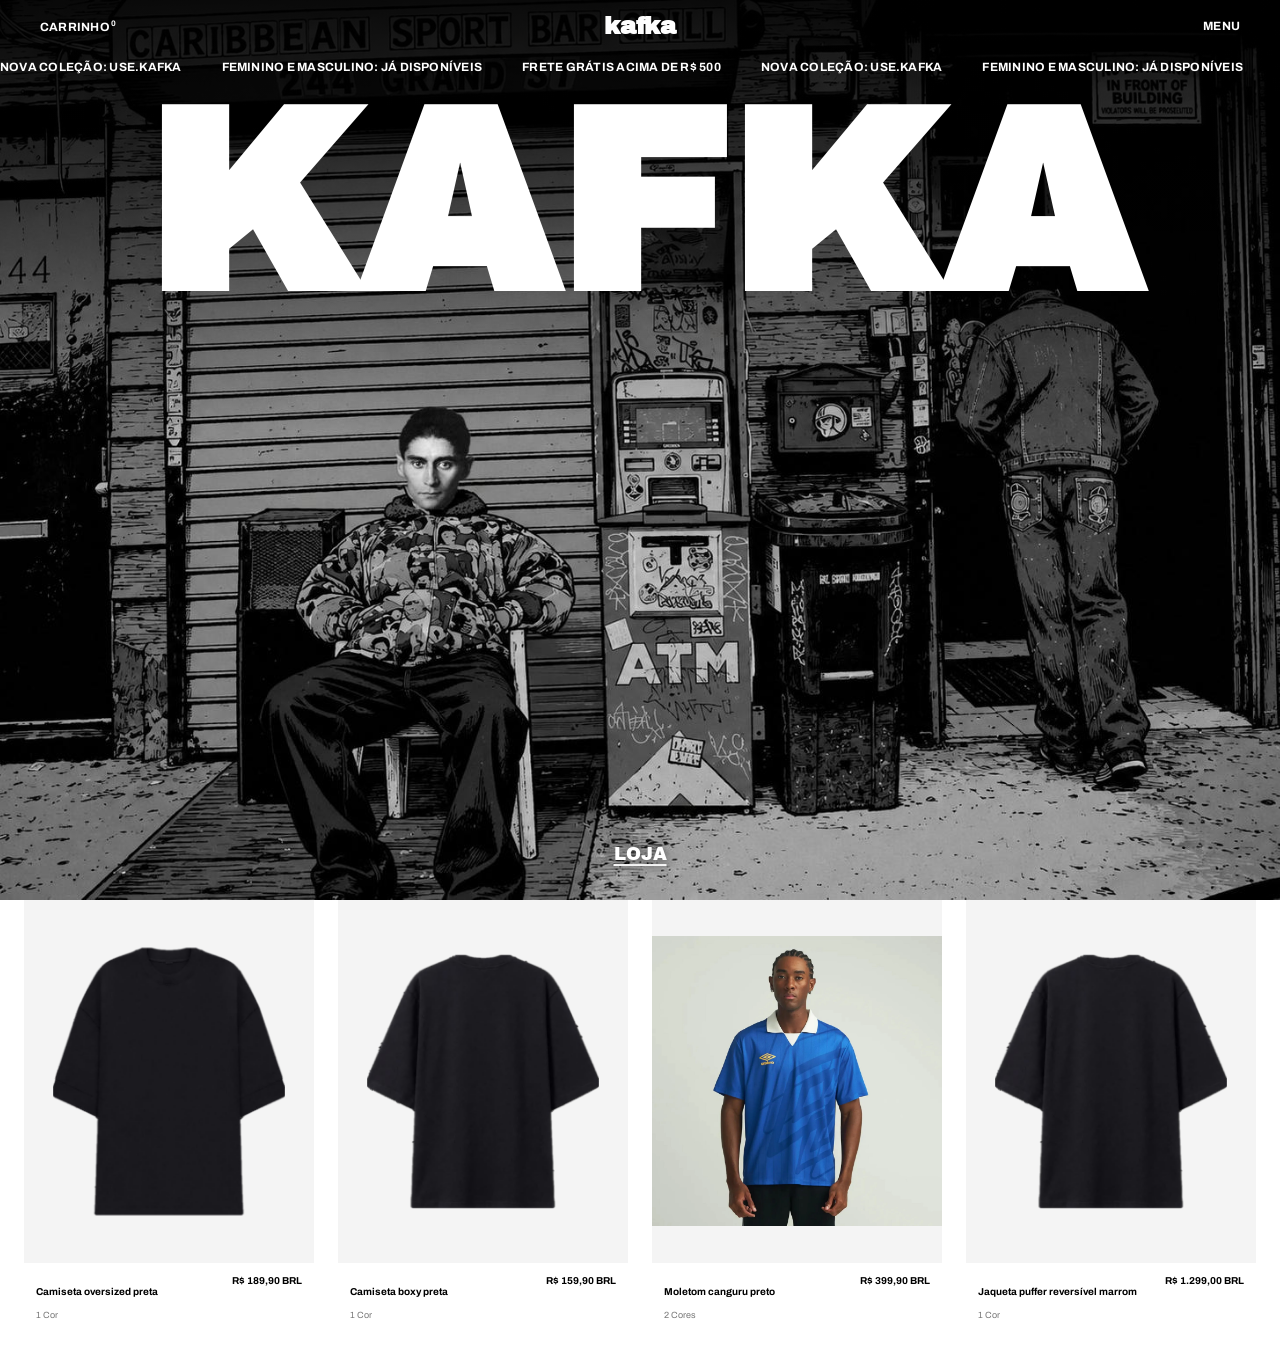
<file: index.html>
<!DOCTYPE html>
<html lang="pt-BR">
<head>
  <meta charset="UTF-8">
  <meta name="viewport" content="width=device-width, initial-scale=1, viewport-fit=cover">
  <title>KAFKA-use.kafka</title>

  <link rel="icon" type="image/png" href="img/WhatsApp_Image_2026-11-17_at_14.25.12-removebg-preview.png">

  <!-- Fontes (uma única chamada) -->
  <link rel="preconnect" href="https://fonts.googleapis.com">
  <link rel="preconnect" href="https://fonts.gstatic.com" crossorigin>
  <link href="https://fonts.googleapis.com/css2?family=Archivo+Black&family=Archivo:wght@500;700;800&display=swap" rel="stylesheet">

  <link rel="preload" as="image" href="img/kafka.jpg">
  <link rel="stylesheet" href="css/style.css">
</head>
<body>

  <main>

    <!-- ===== HERO ===== -->
    <section class="main">

      <!-- Topo: header + faixa de aviso (ficam sobre o degradê escuro) -->
      <div class="topo">
        <header class="header">
          <button type="button" class="header__carrinho" aria-controls="carrinho" aria-expanded="false" data-abrir-carrinho>Carrinho<sup data-carrinho-qtd>0</sup></button>
          <a href="#" class="header__logo">kafka</a>
          <button type="button" class="header__menu" aria-controls="menu" aria-expanded="false" data-abrir-menu>Menu</button>
        </header>

        <!-- Faixa de texto corrida: troque os textos à vontade -->
        <div class="aviso" aria-label="Avisos">
          <div class="aviso__trilho">
            <div class="aviso__grupo">
            <span>Nova coleção: use.kafka</span>
            <span>Feminino e masculino: já disponíveis</span>
            <span>Frete grátis acima de R$ 500</span>
            </div>
            <div class="aviso__grupo" aria-hidden="true">
            <span>Nova coleção: use.kafka</span>
            <span>Feminino e masculino: já disponíveis</span>
            <span>Frete grátis acima de R$ 500</span>
            </div>
          </div>
        </div>
      </div>

      <!-- Título grande + link da loja -->
      <div class="hero">
        <h1>KAFKA</h1>
        <a href="#catalogo" class="loja">Loja</a>
      </div>

    </section>

    <!-- ===== CATÁLOGO (os cards são criados pelo js/index.js a partir do js/produtos.js) ===== -->
    <section class="catalogo" id="catalogo">
      <div id="grade-produtos"></div>
    </section>

  </main>

  <!-- ===== Menu lateral ===== -->
  <div class="menu-overlay" data-fechar-menu hidden></div>

  <aside class="menu" id="menu" aria-label="Menu principal" aria-hidden="true">
    <div class="menu__topo">
      <button type="button" class="menu__fechar" aria-label="Fechar menu" data-fechar-menu>×</button>
      <a href="#" class="menu__pesquisar">Pesquisar</a>
    </div>

    <nav class="menu__nav">
      <ul>
        <li><a href="#">Novo</a></li>
        <li><a href="#">Jeans</a></li>
        <li><a href="#">Suores</a></li>
        <li><a href="#">Roupa de frio</a></li>
        <li><a href="#">Tops</a></li>
        <li><a href="#">Chapéus</a></li>
        <li><a href="#">Calças</a></li>
        <li><a href="#">Shorts</a></li>
        <li><a href="#">Crianças</a></li>
        <li><a href="#">Roupas íntimas</a></li>
        <li><a href="#">Acessórios</a></li>
        <li><a href="#">Estilo de vida</a></li>
        <li><a href="#">Calçados</a></li>
        <li><a href="#">Todos</a></li>
      </ul>
    </nav>

    <div class="menu__colab">
      <a href="#">Colaborações</a>
    </div>

    <div class="menu__rodape">
      <button type="button" class="menu__moeda">BRL / R$ <span aria-hidden="true">⌄</span></button>
    </div>
  </aside>

  <!-- ===== Painel "Adicionar ao carrinho" (escolher o tamanho) ===== -->
  <div class="rapida-overlay" data-fechar-rapida hidden></div>

  <aside class="rapida" id="rapida" role="dialog" aria-modal="true" aria-labelledby="rapida-titulo" aria-hidden="true">
    <header class="rapida__topo">
      <span class="rapida__rotulo">Adição rápida</span>
      <button type="button" class="rapida__fechar" data-fechar-rapida>Fechar</button>
    </header>

    <div class="rapida__corpo">
      <div class="rapida__cabecalho">
        <h2 class="rapida__titulo" id="rapida-titulo"></h2>
        <p class="rapida__preco"></p>
      </div>

      <div class="rapida__midia">
        <div class="rapida__img" role="img" aria-label=""></div>
      </div>

      <div class="rapida__tamanhos">
        <div class="rapida__tamanhos-topo">
          <span>Tamanho:</span>
        </div>
        <ul class="rapida__lista"></ul>
      </div>

      <p class="rapida__aviso" role="alert" hidden>Selecione um tamanho</p>
      <button type="button" class="rapida__acao">Adicionar ao carrinho</button>
    </div>
  </aside>

  <!-- 1) dados  2) carrinho (cria a gaveta)  3) menu + grade + painel -->
  <script src="js/produtos.js"></script>
  <script src="js/carrinho.js"></script>
  <script src="js/index.js"></script>
  <script src="js/checkout.js"></script>



</body>
</html>
</file>
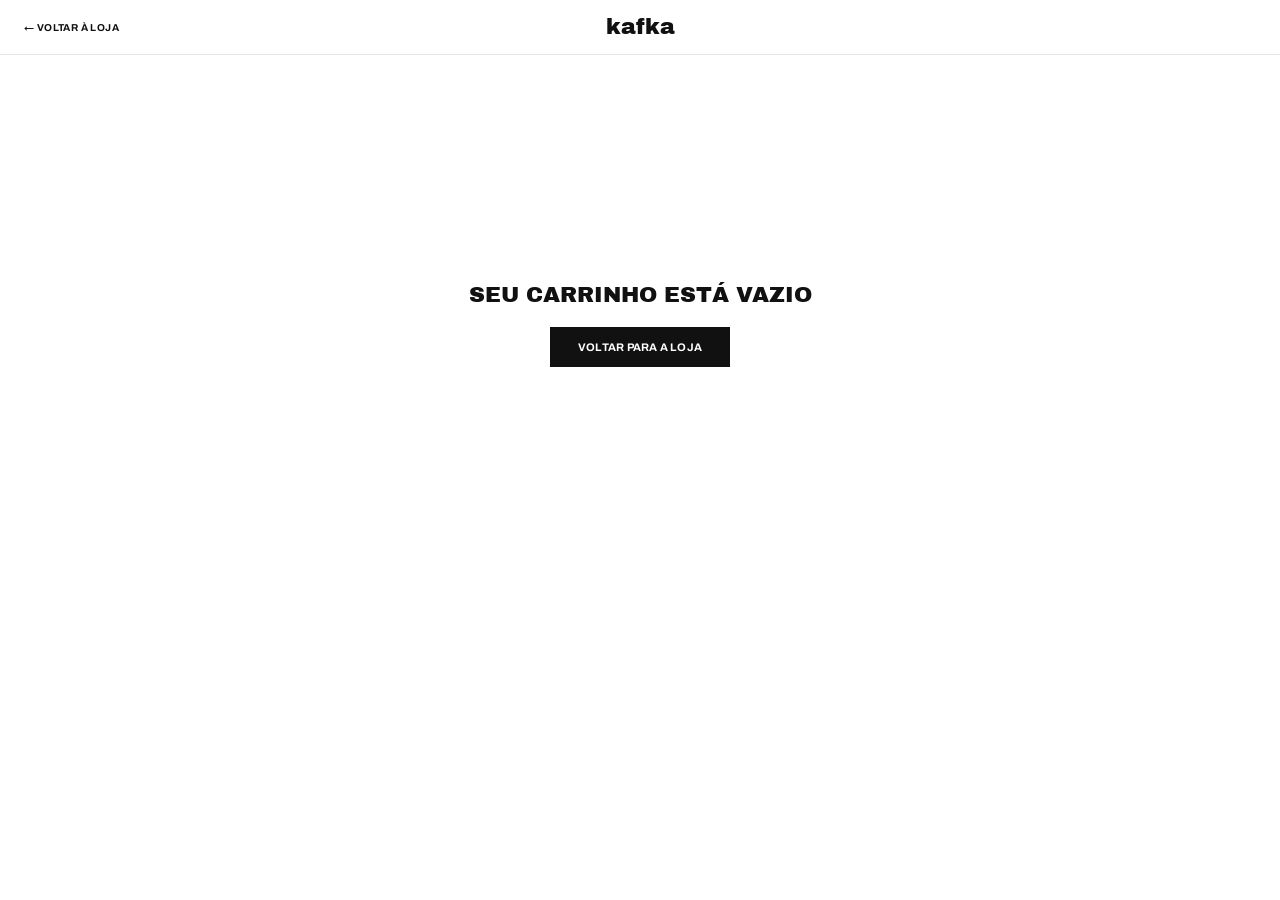
<file: checkout.html>
<!DOCTYPE html>
<html lang="pt-BR">
<head>
  <meta charset="UTF-8">
  <meta name="viewport" content="width=device-width, initial-scale=1, viewport-fit=cover">
  <title>Finalizar pedido — KAFKA</title>

  <link rel="icon" type="image/png" href="img/WhatsApp_Image_2026-11-17_at_14.25.12-removebg-preview.png">

  <link rel="preconnect" href="https://fonts.googleapis.com">
  <link rel="preconnect" href="https://fonts.gstatic.com" crossorigin>
  <link href="https://fonts.googleapis.com/css2?family=Archivo+Black&family=Archivo:wght@500;700;800&display=swap" rel="stylesheet">

  <link rel="stylesheet" href="css/checkout.css">
</head>

<body class="pagina-checkout">

  <!-- ===== Topo simples ===== -->
  <header class="checkout-topo">
    <a href="index.html#catalogo" class="checkout-topo__voltar">← Voltar à loja</a>
    <a href="index.html" class="checkout-topo__logo">kafka</a>
    <span></span>
  </header>

  <main>

    <!-- ===== Carrinho vazio ===== -->
    <section class="nao-encontrado" id="checkout-vazio" hidden>
      <p>Seu carrinho está vazio</p>
      <a href="index.html#catalogo" class="botao-voltar">Voltar para a loja</a>
    </section>

    <!-- ===== Checkout ===== -->
    <div class="checkout" id="checkout" hidden>

      <!-- Formulário -->
      <form class="checkout__form" id="form-checkout" novalidate>

        <section class="bloco">
          <div class="bloco__topo">
            <h2 class="bloco__titulo">Contato</h2>
            <button type="button" class="checkout__link" id="btn-entrar">Entrar</button>
            <button type="button" class="checkout__link" id="btn-sair" hidden>Sair</button>
          </div>
          <div class="campo" data-campo="contato">
            <input type="text" id="contato" name="contato" placeholder=" " autocomplete="username" inputmode="email">
            <label for="contato">E-mail ou telefone</label>
            <p class="campo__erro" hidden></p>
          </div>
        </section>

        <section class="bloco">
          <h2 class="bloco__titulo">Entrega</h2>

          <div class="campo campo--select">
            <select id="pais" name="pais" autocomplete="country-name">
              <option value="Brasil" selected>Brasil</option>
            </select>
            <label for="pais">País/Região</label>
          </div>

          <div class="campos-2">
          <div class="campo" data-campo="nome">
            <input type="text" id="nome" name="nome" placeholder=" " autocomplete="given-name">
            <label for="nome">Nome</label>
            <p class="campo__erro" hidden></p>
          </div>
          <div class="campo" data-campo="sobrenome">
            <input type="text" id="sobrenome" name="sobrenome" placeholder=" " autocomplete="family-name">
            <label for="sobrenome">Sobrenome</label>
            <p class="campo__erro" hidden></p>
          </div>
          </div>

          <div class="campo" data-campo="cep">
            <input type="text" id="cep" name="cep" placeholder=" " autocomplete="postal-code" inputmode="numeric" maxlength="9">
            <label for="cep">CEP</label>
            <p class="campo__erro" hidden></p>
          </div>
          <div class="campo" data-campo="endereco">
            <input type="text" id="endereco" name="endereco" placeholder=" " autocomplete="address-line1">
            <label for="endereco">Endereço (rua e número)</label>
            <p class="campo__erro" hidden></p>
          </div>
          <div class="campo" data-campo="complemento">
            <input type="text" id="complemento" name="complemento" placeholder=" " autocomplete="address-line2">
            <label for="complemento">Apartamento, suíte, etc. (opcional)</label>
            <p class="campo__erro" hidden></p>
          </div>

          <div class="campos-2">
          <div class="campo" data-campo="cidade">
            <input type="text" id="cidade" name="cidade" placeholder=" " autocomplete="address-level2">
            <label for="cidade">Cidade</label>
            <p class="campo__erro" hidden></p>
          </div>
            <div class="campo campo--select" data-campo="estado">
              <select id="estado" name="estado" autocomplete="address-level1">
                <option value="">Selecione</option>
            <option value="AC">Acre</option>
            <option value="AL">Alagoas</option>
            <option value="AP">Amapá</option>
            <option value="AM">Amazonas</option>
            <option value="BA">Bahia</option>
            <option value="CE">Ceará</option>
            <option value="DF">Distrito Federal</option>
            <option value="ES">Espírito Santo</option>
            <option value="GO">Goiás</option>
            <option value="MA">Maranhão</option>
            <option value="MT">Mato Grosso</option>
            <option value="MS">Mato Grosso do Sul</option>
            <option value="MG">Minas Gerais</option>
            <option value="PA">Pará</option>
            <option value="PB">Paraíba</option>
            <option value="PR">Paraná</option>
            <option value="PE">Pernambuco</option>
            <option value="PI">Piauí</option>
            <option value="RJ">Rio de Janeiro</option>
            <option value="RN">Rio Grande do Norte</option>
            <option value="RS">Rio Grande do Sul</option>
            <option value="RO">Rondônia</option>
            <option value="RR">Roraima</option>
            <option value="SC">Santa Catarina</option>
            <option value="SP">São Paulo</option>
            <option value="SE">Sergipe</option>
            <option value="TO">Tocantins</option>
              </select>
              <label for="estado">Estado</label>
              <p class="campo__erro" hidden></p>
            </div>
          </div>

          <div class="campo" data-campo="telefone">
            <input type="tel" id="telefone" name="telefone" placeholder=" " autocomplete="tel" inputmode="tel" maxlength="15">
            <label for="telefone">Telefone</label>
            <p class="campo__erro" hidden></p>
          </div>
        </section>

        <section class="bloco">
          <h2 class="bloco__titulo">Pagamento</h2>
          <p class="bloco__ajuda">O pagamento é feito à parte. Escolha como você prefere pagar.</p>

          <div class="opcoes" role="radiogroup" aria-label="Forma de pagamento" data-campo="pagamento">
            <label class="opcao"><input type="radio" name="pagamento" value="pix"><span>Pix</span></label>
            <label class="opcao"><input type="radio" name="pagamento" value="cartao"><span>Cartão</span></label>
            <label class="opcao"><input type="radio" name="pagamento" value="dinheiro"><span>Dinheiro</span></label>
          </div>
          <p class="campo__erro" data-erro-de="pagamento" hidden></p>
        </section>

        <label class="checkout__salvar" id="salvar-wrap" hidden>
          <input type="checkbox" id="salvar" checked>
          <span>Salvar minhas informações neste aparelho para a próxima compra</span>
        </label>

        <button type="submit" class="checkout__finalizar" id="btn-finalizar">Finalizar pedido</button>
      </form>

      <!-- Resumo do pedido -->
      <aside class="resumo" aria-label="Resumo do pedido">
        <details class="resumo__detalhes" id="resumo-detalhes" open>
          <summary class="resumo__toggle"><span>Resumo do pedido</span><strong id="resumo-total-topo"></strong></summary>

          <ul class="resumo__itens" id="resumo-itens"></ul>

          <div class="resumo__linhas">
            <p><span id="resumo-rotulo">Subtotal</span><span id="resumo-subtotal"></span></p>
            <p><span>Envio</span><span>A combinar</span></p>
          </div>

          <p class="resumo__total"><span>Total</span><span><small>BRL</small> <strong id="resumo-total"></strong></span></p>

          <button type="button" class="checkout__link" id="editar-carrinho">Editar carrinho</button>
        </details>
      </aside>
    </div>

    <!-- ===== Pedido realizado ===== -->
    <section class="confirmacao" id="confirmacao" hidden>
      <p class="confirmacao__selo">Pedido realizado</p>
      <h1 class="confirmacao__numero" id="conf-numero"></h1>
      <p class="confirmacao__texto">
        Recebemos o seu pedido. O pagamento será feito à parte, por <strong id="conf-pagamento"></strong>.
        Guarde o número acima.
      </p>

      <ul class="resumo__itens" id="conf-itens"></ul>

      <p class="resumo__total"><span>Total</span><span><small>BRL</small> <strong id="conf-total"></strong></span></p>

      <div class="confirmacao__entrega">
        <p class="confirmacao__rotulo">Entrega</p>
        <p id="conf-entrega"></p>
        <p class="confirmacao__rotulo">Contato</p>
        <p id="conf-contato"></p>
        <p class="confirmacao__rotulo">Pagamento</p>
        <p id="conf-pagto"></p>
        <div class="confirmacao__pix" id="conf-pix" hidden>
          <span class="confirmacao__chave" id="conf-chave"></span>
          <button type="button" class="checkout__link" id="conf-copiar">Copiar chave</button>
        </div>
      </div>

      <!-- Abre o WhatsApp da loja com o pedido completo na mensagem -->
      <a href="#" class="checkout__finalizar confirmacao__pagar" id="btn-pagar" target="_blank" rel="noopener noreferrer">Pagar agora</a>
      <p class="campo__erro" id="pagar-erro" hidden></p>
      <p class="bloco__ajuda confirmacao__ajuda">Você será levado ao WhatsApp com os dados do pedido.</p>

      <a href="index.html" class="checkout__link">Voltar para a loja</a>
    </section>

  </main>

  <!-- ===== Entrar (e-mail ou telefone) ===== -->
  <dialog class="login" id="login" aria-labelledby="login-titulo">
    <form id="form-login" novalidate>
      <div class="login__topo">
        <h2 class="bloco__titulo" id="login-titulo">Entrar</h2>
        <button type="button" class="login__fechar" id="login-fechar" aria-label="Fechar">×</button>
      </div>
      <p class="bloco__ajuda">Digite seu e-mail ou telefone. Seus dados de entrega ficam salvos neste aparelho para a próxima compra.</p>

      <div class="campo" data-campo="login-contato">
        <input type="text" id="login-contato" placeholder=" " autocomplete="username" inputmode="email">
        <label for="login-contato">E-mail ou telefone</label>
        <p class="campo__erro" id="login-erro" hidden></p>
      </div>

      <button type="submit" class="checkout__finalizar">Entrar</button>
    </form>
  </dialog>

  <script src="js/produtos.js"></script>
  <script src="js/carrinho.js"></script>
  <script src="js/checkout.js"></script>
</body>
</html>
</file>
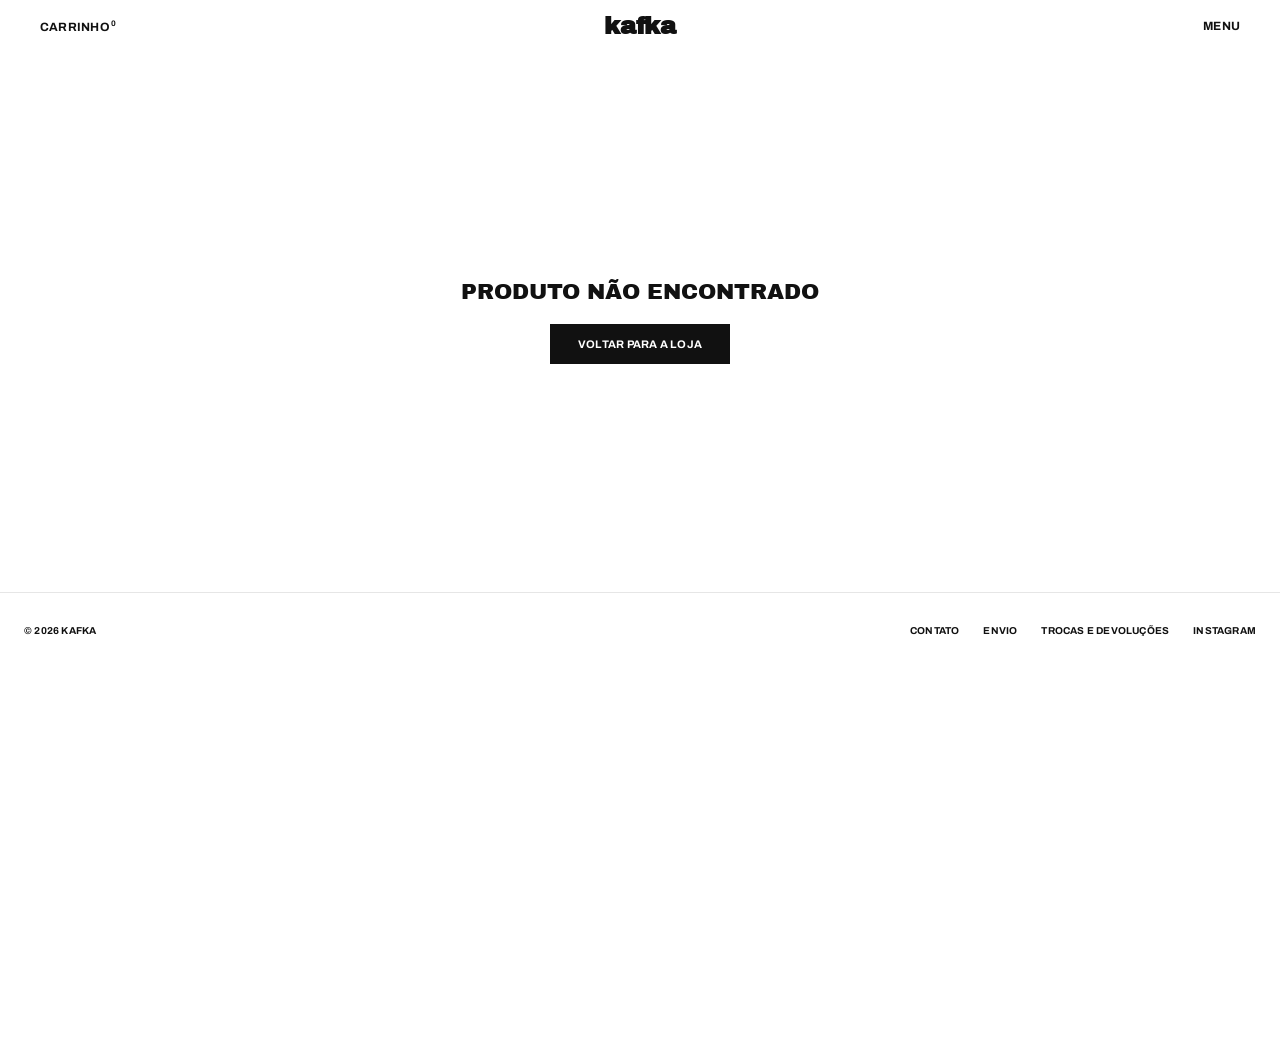
<file: produto.html>
<!DOCTYPE html>
<html lang="pt-BR">
<head>
  <meta charset="UTF-8">
  <meta name="viewport" content="width=device-width, initial-scale=1, viewport-fit=cover">
  <title>KAFKA</title>

  <link rel="icon" type="image/png" href="img/WhatsApp_Image_2026-11-17_at_14.25.12-removebg-preview.png">

  <link rel="preconnect" href="https://fonts.googleapis.com">
  <link rel="preconnect" href="https://fonts.gstatic.com" crossorigin>
  <link href="https://fonts.googleapis.com/css2?family=Archivo+Black&family=Archivo:wght@500;700;800&display=swap" rel="stylesheet">

  <!-- Todo o estilo da loja (inclusive desta página) está no style.css -->
  <link rel="stylesheet" href="css/style.css">
</head>

<body class="pagina-produto">

  <!-- ===== Header (o mesmo da loja) ===== -->
  <div class="topo">
    <header class="header">
      <button type="button" class="header__carrinho" aria-controls="carrinho" aria-expanded="false" data-abrir-carrinho>Carrinho<sup data-carrinho-qtd>0</sup></button>
      <a href="index.html" class="header__logo">kafka</a>
      <button type="button" class="header__menu" aria-controls="menu" aria-expanded="false" data-abrir-menu>Menu</button>
    </header>
  </div>

  <main>

    <!-- ===== Produto (preenchido pelo JavaScript) ===== -->
    <section class="produto" id="produto" hidden>

      <div class="produto__detalhes">
        <div class="abas" role="tablist">
          <button type="button" class="aba is-ativa" data-aba="detalhes">Detalhes</button>
          <button type="button" class="aba" data-aba="envio">Envio</button>
          <button type="button" class="aba" data-aba="devolucoes">Devoluções e trocas</button>
        </div>
        <div class="aba-texto" id="aba-texto"></div>
      </div>

      <div class="produto__galeria">
        <div class="foto-principal" id="foto-principal" role="img" aria-label=""></div>
        <div class="miniaturas" id="miniaturas"></div>
      </div>

      <div class="produto__info">
        <h1 class="produto__nome" id="produto-nome"></h1>
        <p class="produto__preco" id="produto-preco"></p>

        <div class="produto__cor" id="produto-cor" hidden></div>

        <p class="produto__rotulo">Tamanho</p>
        <div class="produto__tamanhos" id="produto-tamanhos"></div>

        <p class="produto__aviso" id="produto-aviso" role="alert" hidden>Selecione um tamanho</p>
        <button type="button" class="produto__acao" id="produto-acao">Adicionar ao carrinho</button>
      </div>

    </section>

    <!-- ===== Produto não encontrado ===== -->
    <section class="nao-encontrado" id="nao-encontrado" hidden>
      <p>Produto não encontrado</p>
      <a href="index.html#catalogo" class="botao-voltar">Voltar para a loja</a>
    </section>

    <!-- ===== Você também pode gostar ===== -->
    <section class="catalogo relacionados" id="relacionados" hidden>
      <h2 class="relacionados__titulo">Você também pode gostar</h2>
      <ul class="grade" id="relacionados-grade"></ul>
    </section>

  </main>

  <!-- ===== Rodapé ===== -->
  <footer class="rodape">
    <span>© 2026 KAFKA</span>
    <nav aria-label="Rodapé">
      <a href="#">Contato</a>
      <a href="#">Envio</a>
      <a href="#">Trocas e devoluções</a>
      <a href="#">Instagram</a>
    </nav>
  </footer>

  <!-- ===== Menu lateral ===== -->
  <div class="menu-overlay" data-fechar-menu hidden></div>

  <aside class="menu" id="menu" aria-label="Menu principal" aria-hidden="true">
    <div class="menu__topo">
      <button type="button" class="menu__fechar" aria-label="Fechar menu" data-fechar-menu>×</button>
      <a href="#" class="menu__pesquisar">Pesquisar</a>
    </div>

    <nav class="menu__nav">
      <ul>
        <li><a href="#">Novo</a></li>
        <li><a href="#">Jeans</a></li>
        <li><a href="#">Suores</a></li>
        <li><a href="#">Roupa de frio</a></li>
        <li><a href="#">Tops</a></li>
        <li><a href="#">Chapéus</a></li>
        <li><a href="#">Calças</a></li>
        <li><a href="#">Shorts</a></li>
        <li><a href="#">Crianças</a></li>
        <li><a href="#">Roupas íntimas</a></li>
        <li><a href="#">Acessórios</a></li>
        <li><a href="#">Estilo de vida</a></li>
        <li><a href="#">Calçados</a></li>
        <li><a href="#">Todos</a></li>
      </ul>
    </nav>

    <div class="menu__colab">
      <a href="#">Colaborações</a>
    </div>

    <div class="menu__rodape">
      <button type="button" class="menu__moeda">BRL / R$ <span aria-hidden="true">⌄</span></button>
    </div>
  </aside>

  <!-- 1) dados  2) carrinho (cria a gaveta)  3) menu lateral  4) esta página -->
  <script src="js/produtos.js"></script>
  <script src="js/carrinho.js"></script>
  <script src="js/index.js"></script>

  <script>
    (() => {
      const $ = (seletor) => document.querySelector(seletor);

      // transforma "linha 1\nlinha 2" em <p>linha 1</p><p>linha 2</p>
      const paragrafos = (texto) =>
        texto.split('\n').filter(Boolean).map((l) => `<p>${escapar(l)}</p>`).join('');

      /* ---------- 1) lê o id da URL e procura o produto ---------- */
      const id      = new URLSearchParams(location.search).get('id');
      const produto = buscarProduto(id);

      if (!produto) {
        $('#nao-encontrado').hidden = false;
        document.title = 'Produto não encontrado — KAFKA';
        return;
      }

      document.title = `${produto.nome} — KAFKA`;
      $('#produto').hidden = false;

      /* ---------- 2) nome e preço ---------- */
      $('#produto-nome').textContent = produto.nome;

      const preco = $('#produto-preco');
      preco.textContent = formatarPreco(produto.preco);
      if (produto.precoAntigo) {
        const antigo = document.createElement('s');
        antigo.textContent = formatarPreco(produto.precoAntigo);
        preco.append(antigo);
      }

      /* ---------- 3) cores (só informativo) ---------- */
      if (produto.cores && produto.cores.length) {
        const caixa = $('#produto-cor');
        caixa.hidden = false;
        caixa.innerHTML = 'Cor ' + produto.cores
          .map((c) => `<span><i style="background:${escapar(c.hex)}"></i>${escapar(c.nome)}</span>`)
          .join('');
      }

      /* ---------- 4) fotos: principal + miniaturas ---------- */
      const fotoPrincipal = $('#foto-principal');
      const miniaturas    = $('#miniaturas');

      function mostrarFoto(indice) {
        fotoPrincipal.style.backgroundImage = `url(${JSON.stringify(produto.fotos[indice])})`;
        fotoPrincipal.setAttribute('aria-label', `${produto.nome} — foto ${indice + 1}`);
        miniaturas.querySelectorAll('.miniatura').forEach((m, i) => {
          m.classList.toggle('is-ativa', i === indice);
          m.setAttribute('aria-pressed', String(i === indice));
        });
      }

      produto.fotos.forEach((src, i) => {
        const b = document.createElement('button');
        b.type = 'button';
        b.className = 'miniatura';
        b.style.backgroundImage = `url(${JSON.stringify(src)})`;
        b.setAttribute('aria-label', `Ver foto ${i + 1}`);
        b.addEventListener('click', () => mostrarFoto(i));
        miniaturas.append(b);
      });

      miniaturas.hidden = produto.fotos.length < 2;   // 1 foto só: sem miniaturas
      mostrarFoto(0);

      /* ---------- 5) tamanhos + adicionar ao carrinho ---------- */
      const caixaTamanhos = $('#produto-tamanhos');
      const aviso         = $('#produto-aviso');
      const acao          = $('#produto-acao');
      let tamanhoEscolhido = null;

      produto.tamanhos.forEach((t) => {
        const b = document.createElement('button');
        b.type = 'button';
        b.className = 'produto__tamanho';
        b.textContent = t;
        b.setAttribute('aria-pressed', 'false');
        b.addEventListener('click', () => {
          tamanhoEscolhido = t;
          caixaTamanhos.querySelectorAll('.produto__tamanho').forEach((x) => {
            const ativo = x === b;
            x.classList.toggle('is-ativo', ativo);
            x.setAttribute('aria-pressed', String(ativo));
          });
          aviso.hidden = true;
          caixaTamanhos.classList.remove('produto__tamanhos--erro');
        });
        caixaTamanhos.append(b);
      });

      acao.addEventListener('click', () => {
        if (!tamanhoEscolhido) {                       // sem tamanho: não adiciona
          aviso.hidden = false;
          caixaTamanhos.classList.remove('produto__tamanhos--erro');
          void caixaTamanhos.offsetWidth;               // reinicia a animação
          caixaTamanhos.classList.add('produto__tamanhos--erro');
          return;
        }

        Carrinho.adicionar({
          id:      produto.id,
          tamanho: tamanhoEscolhido,
          nome:    produto.nome,
          foto:    produto.fotos[0] || '',
          preco:   produto.preco
        });

        Carrinho.abrir();                               // mostra o carrinho já com o item
      });

      /* ---------- 6) abas: Detalhes / Envio / Devoluções ---------- */
      const textos = {
        detalhes:   produto.descricao,
        envio:      INFO_LOJA.envio,
        devolucoes: INFO_LOJA.devolucoes
      };

      function mostrarAba(nome) {
        $('#aba-texto').innerHTML = paragrafos(textos[nome]);
        document.querySelectorAll('.aba').forEach((a) =>
          a.classList.toggle('is-ativa', a.dataset.aba === nome));
      }

      document.querySelectorAll('.aba').forEach((a) =>
        a.addEventListener('click', () => mostrarAba(a.dataset.aba)));
      mostrarAba('detalhes');

      /* ---------- 7) "Você também pode gostar" ---------- */
      const outros = PRODUTOS.filter((p) => p.id !== produto.id).slice(0, 4);

      if (outros.length) {
        $('#relacionados-grade').innerHTML = outros.map((p) => {
          const link = `produto.html?id=${encodeURIComponent(p.id)}`;
          return `
            <li class="card">
              <div class="card__midia">
                <a href="${link}" class="card__img-link" aria-label="Ver ${escapar(p.nome)}">
                  <div class="card__img card__img--principal" style="background-image:url('${escapar(p.fotos[0] || '')}')"></div>
                  ${p.fotos[1] ? `<div class="card__img card__img--hover" style="background-image:url('${escapar(p.fotos[1])}')"></div>` : ''}
                </a>
              </div>
              <div class="card__info">
                <h3 class="card__nome"><a href="${link}">${escapar(p.nome)}</a></h3>
                <span class="card__preco">${formatarPreco(p.preco)}</span>
              </div>
            </li>`;
        }).join('');
        $('#relacionados').hidden = false;
      }
    })();
  </script>
</body>
</html>
</file>
<file: css/style.css>
/* Fontes: carregadas no <head> do index.html (Archivo Black + Archivo) */

/* ---------- Base ---------- */
*,
*::before,
*::after {
  box-sizing: border-box;
}

body {
  margin: 0;
  font-family: "Archivo", system-ui, sans-serif;
  color: #fff;
  background: #000;
}

a {
  color: inherit;
  text-decoration: none;
}

button {
  font: inherit;
  color: inherit;
  background: none;
  border: 0;
  padding: 0;
  cursor: pointer;
}

ul {
  list-style: none;
  margin: 0;
  padding: 0;
}

/* Fundo clicável que fecha o menu / o painel (invisível) */
.menu-overlay,
.rapida-overlay {
  position: fixed;
  inset: 0;
  z-index: 90;
  background: transparent;
}

/* =====================================================
   HERO
   ===================================================== */

/* ---------- Foto de fundo (tela cheia) ---------- */
.main {
  position: relative;
  height: 100vh;
  height: 100svh;
  overflow: hidden;
  background-image: url("../img/kafka.jpg");
  background-repeat: no-repeat;
  background-size: cover;
  background-position: 30% center;     /* mantém o Kafka sentado visível no corte vertical */
}

/* ---------- Degradê escuro no topo ----------
   Fica entre a foto e os textos: ajuda a logo, o menu,
   a faixa e o título a aparecerem bem em qualquer foto. */
.main::before {
  content: "";
  position: absolute;
  inset: 0 0 auto 0;
  height: min(48%, 440px);
  z-index: 1;
  pointer-events: none;
  background: linear-gradient(
    to bottom,
    rgba(0, 0, 0, 0.92) 0%,
    rgba(0, 0, 0, 0.70) 35%,
    rgba(0, 0, 0, 0.32) 70%,
    rgba(0, 0, 0, 0) 100%
  );
}

/* ---------- Topo: header + faixa ---------- */
.topo {
  position: absolute;
  inset: 0 0 auto 0;
  z-index: 20;
}

.header {
  display: grid;
  grid-template-columns: 1fr auto 1fr;   /* carrinho | logo | menu */
  align-items: center;
  height: calc(52px + env(safe-area-inset-top, 0px));
  padding: env(safe-area-inset-top, 0px) 20px 0;
  font-size: 12px;
  font-weight: 700;
  letter-spacing: 0.02em;
  text-transform: uppercase;
  color: #fff;
  transition: background 0.3s ease, color 0.3s ease;
}

.header__carrinho {
  justify-self: start;
  font-weight: 700;
  letter-spacing: 0.02em;
  text-transform: uppercase;
}

.header__carrinho sup {
  font-size: 8px;
  margin-left: 1px;
}

.header__logo {
  justify-self: center;
  font-family: "Archivo Black", sans-serif;
  font-size: 24px;
  letter-spacing: -0.01em;
  text-transform: lowercase;
  line-height: 1;
}

.header__menu {
  justify-self: end;
  font-weight: 700;
  letter-spacing: 0.02em;
  text-transform: uppercase;
}

/* Com o menu aberto o header fica claro, como na referência */
body.menu-aberto .header {
  background: #f7f6f3;
  color: #111;
}

/* ---------- Faixa de texto corrida ---------- */
.aviso {
  overflow: hidden;
  padding: 8px 0;
  font-size: 12px;
  font-weight: 700;
  letter-spacing: 0.02em;
  text-transform: uppercase;
  white-space: nowrap;
}

.aviso__trilho {
  display: flex;
  width: max-content;
  animation: rolar 30s linear infinite;
}

.aviso__grupo {
  display: flex;
  flex-shrink: 0;
}

.aviso__grupo span {
  padding-right: 40px;
}

@keyframes rolar {
  to { transform: translateX(-50%); }
}

@media (prefers-reduced-motion: reduce) {
  .aviso__trilho {
    animation: none;
  }
}

/* ---------- Título + LOJA ---------- */
.hero {
  position: absolute;
  inset: 0;
  z-index: 10;
  display: flex;
  justify-content: center;
}

.hero h1 {
  position: absolute;
  top: calc(104px + env(safe-area-inset-top, 0px));
  margin: 0;
  font-family: "Archivo Black", sans-serif;
  font-size: 23vw;                       /* "KAFKA" ocupa ~88% da largura */
  font-weight: 900;
  line-height: 0.8;
  white-space: nowrap;
}

.loja {
  position: absolute;
  bottom: calc(36px + env(safe-area-inset-bottom, 0px));
  font-family: "Archivo Black", sans-serif;
  font-size: 18px;
  text-transform: uppercase;
  text-decoration: underline;
  text-underline-offset: 4px;
  text-decoration-thickness: 2px;
  text-shadow: 0 1px 8px rgba(0, 0, 0, 0.5);
}

/* =====================================================
   MENU LATERAL (abre pela direita)
   ===================================================== */
.menu {
  position: fixed;
  top: 0;
  right: 0;
  z-index: 100;
  width: clamp(220px, 42vw, 360px);
  height: 100vh;
  height: 100dvh;
  display: flex;
  flex-direction: column;
  align-items: flex-end;
  padding: calc(14px + env(safe-area-inset-top, 0px)) 20px calc(24px + env(safe-area-inset-bottom, 0px));
  background: #f7f6f3;
  color: #333;
  text-align: right;
  overflow-y: auto;
  transform: translateX(100%);
  visibility: hidden;                    /* fechado: fora da tela e fora do teclado */
  transition: transform 0.35s ease, visibility 0s 0.35s;
}

.menu.is-aberto {
  transform: translateX(0);
  visibility: visible;
  transition: transform 0.35s ease, visibility 0s;
}

.menu__topo {
  display: flex;
  flex-direction: column;
  align-items: flex-end;
  gap: 14px;
}

.menu__fechar {
  width: 34px;
  height: 34px;
  border-radius: 50%;
  background: #8c8c8c;
  color: #fff;
  font-size: 20px;
  line-height: 1;
}

.menu__pesquisar {
  font-size: 12px;
  font-weight: 700;
  letter-spacing: 0.02em;
  text-transform: uppercase;
  color: #777;
}

.menu__nav {
  margin-top: auto;                      /* empurra a lista para a metade de baixo */
}

.menu__nav ul {
  display: grid;
  gap: 18px;
}

.menu__nav a {
  font-size: 12px;
  font-weight: 700;
  letter-spacing: 0.02em;
  text-transform: uppercase;
}

.menu__colab {
  width: 100%;
  margin-top: 24px;
  padding: 16px 0;
  border-top: 1px solid #d2d0cb;
  border-bottom: 1px solid #d2d0cb;
  font-size: 12px;
  font-weight: 700;
  letter-spacing: 0.02em;
  text-transform: uppercase;
  color: #777;
}

.menu__rodape {
  margin-top: 36px;
}

.menu__moeda {
  font-size: 11px;
  font-weight: 700;
  letter-spacing: 0.02em;
  text-transform: uppercase;
  text-decoration: underline;
  text-underline-offset: 3px;
  color: #555;
}

/* =====================================================
   CATÁLOGO
   ===================================================== */
.catalogo {
  width: 100%;
  padding: 0 24px;
  background: #fff;
  color: #000;
}

.grade {
  display: grid;
  grid-template-columns: repeat(4, 1fr);
  gap: 24px;
}

/* ---------- Card ---------- */
.card {
  position: relative;
}

/* Área da imagem (proporção das fotos: 4:5) */
.card__midia {
  position: relative;
  aspect-ratio: 4 / 5;
  overflow: hidden;
  background: #f4f4f4;
}

.card__img-link {
  position: absolute;
  inset: 0;
  display: block;
}

.card__img {
  position: absolute;
  inset: 0;
  background-size: contain;      /* "cover" se quiser preencher tudo */
  background-position: center;
  background-repeat: no-repeat;
  transition: opacity 0.3s ease;
}

/* Imagem alternativa (aparece no hover) */
.card__img--hover {
  opacity: 0;
}

.card:hover .card__img--hover {
  opacity: 1;
}

/* Botão "Adição rápida" colado na base da imagem */
.card__botao {
  position: absolute;
  left: 0;
  right: 0;
  bottom: 0;
  padding: 10px 0;
  text-align: center;
  font-size: 10px;
  font-weight: 700;
  letter-spacing: 0.04em;
  text-transform: uppercase;
  color: #fff;
  background: #2b303b;
  opacity: 0;
  transform: translateY(100%);
  transition: opacity 0.25s ease, transform 0.25s ease;
}

.card:hover .card__botao,
.card__botao:focus-visible {
  opacity: 1;
  transform: translateY(0);
}

/* ---------- Informações ---------- */
.card__info {
  display: grid;
  grid-template-columns: 1fr auto;
  grid-template-areas:
    "nome  preco"
    "cores .";
  column-gap: 16px;
  row-gap: 2px;
  padding: 12px 12px 28px;
}

.card__nome {
  grid-area: nome;
  font-size: 10px;
  font-weight: 700;
  line-height: 1.3;
}

.card__preco {
  grid-area: preco;
  font-size: 10px;
  font-weight: 700;
  white-space: nowrap;
}

.card__cores {
  grid-area: cores;
  font-size: 9px;
  color: #777;
}

/* ---------- Variação escura (4º card) ---------- */
.card--escuro .card__midia {
  background: #000;
}

/* =====================================================
   PAINEL "ADIÇÃO RÁPIDA" (lateral direita)
   ===================================================== */
.rapida {
  position: fixed;
  top: 0;
  right: 0;
  z-index: 100;
  width: min(42vw, 600px);
  min-width: 360px;
  height: 100vh;
  height: 100dvh;
  display: flex;
  flex-direction: column;
  background: #f7f6f3;
  color: #111;
  transform: translateX(100%);
  visibility: hidden;                    /* fechado: fora da tela e fora do teclado */
  transition: transform 0.35s ease, visibility 0s 0.35s;
}

.rapida.is-aberta {
  transform: translateX(0);
  visibility: visible;
  transition: transform 0.35s ease, visibility 0s;
}

/* Topo: "Adição rápida" ... "Fechar" */
.rapida__topo {
  display: flex;
  justify-content: space-between;
  align-items: center;
  padding: 16px 20px 0;
  font-size: 9px;
  font-weight: 700;
  letter-spacing: 0.04em;
  text-transform: uppercase;
}

.rapida__fechar {
  position: relative;
  padding-bottom: 2px;
  font-size: 9px;
  font-weight: 700;
  letter-spacing: 0.04em;
  text-transform: uppercase;
}

/* sublinhado que cresce no hover */
.rapida__fechar::after {
  content: "";
  position: absolute;
  left: 0;
  bottom: 0;
  width: 100%;
  height: 1px;
  background: #000;
  transform: scaleX(0);
  transform-origin: left;
  transition: transform 0.25s ease;
}

.rapida__fechar:hover::after {
  transform: scaleX(1);
}

/* Corpo: cabeçalho + imagem (cresce) + tamanhos + botão */
.rapida__corpo {
  flex: 1;
  display: flex;
  flex-direction: column;
  min-height: 0;
  padding: 8px 20px 20px;
}

.rapida__titulo {
  margin: 0;
  font-size: 18px;
  font-weight: 800;
  line-height: 1.1;
  text-transform: uppercase;
}

.rapida__preco {
  margin: 4px 0 0;
  font-size: 9px;
  font-weight: 700;
}

.rapida__midia {
  flex: 1;
  min-height: 0;
  padding: 16px 0;
}

.rapida__img {
  width: 100%;
  height: 100%;
  background-size: contain;
  background-position: center;
  background-repeat: no-repeat;
}

/* Tamanhos */
.rapida__tamanhos-topo {
  display: flex;
  gap: 8px;
  margin-bottom: 8px;
  font-size: 8px;
  color: #666;
}

.rapida__lista {
  display: grid;
  grid-auto-flow: column;
  grid-auto-columns: minmax(0, 1fr);
  gap: 10px;
  margin-bottom: 16px;
}

/* "Selecione um tamanho" */
.rapida__aviso {
  margin: 0 0 12px;
  font-size: 10px;
  font-weight: 700;
  text-transform: uppercase;
  color: #b3261e;
}

.rapida__tamanho {
  width: 100%;
  padding: 6px 4px;
  text-align: left;
  font-size: 9px;
  font-weight: 700;
  color: #333;
  border-bottom: 1px solid #999;
  transition: background 0.15s ease, color 0.15s ease;
}

.rapida__tamanho:hover {
  background: #e8e6e1;
}

.rapida__tamanho.is-ativo {
  background: #0e0f12;
  color: #fff;
  border-bottom-color: #0e0f12;
}

/* Botão principal */
.rapida__acao {
  width: 100%;
  padding: 14px 0;
  font-size: 9px;
  font-weight: 700;
  letter-spacing: 0.04em;
  text-transform: uppercase;
  color: #fff;
  background: #0e0f12;
  transition: background 0.2s ease;
}

/* =====================================================
   RESPONSIVO
   ===================================================== */

/* Telas grandes (desktop) */
@media (min-width: 769px) {
  .header {
    padding-left: 40px;
    padding-right: 40px;
  }

  .hero h1 {
    font-size: 20vw;
  }
}

/* Tablet */
@media (max-width: 1024px) {
  .grade {
    grid-template-columns: repeat(3, 1fr);
  }
}

/* Celular */
@media (max-width: 768px) {
  .grade {
    grid-template-columns: repeat(2, 1fr);
    gap: 8px;
  }

  /* botão "Adição rápida" vira "+" */
  .card__botao {
    left: auto;
    right: 8px;
    bottom: 10px;
    width: 28px;
    height: 28px;
    padding: 0;
    font-size: 0;          /* esconde o texto "Adição rápida" */
    background: transparent;
    opacity: 1;            /* no celular não existe hover: fica sempre visível */
    transform: none;
  }

  .card__botao::before {
    content: "+";
    font-size: 20px;
    color: #000;
  }

  .card--escuro .card__botao::before {
    color: #fff;           /* o "+" aparece sobre o card preto */
  }

  .card__nome  { font-size: 11px; }
  .card__preco { font-size: 10px; }

  /* painel vira gaveta embaixo
     (ao abrir, o .rapida.is-aberta lá de cima já zera o transform) */
  .rapida {
    top: auto;
    left: 0;
    right: 0;
    bottom: 0;
    width: 100%;
    min-width: 0;
    max-height: 40vh;
    transform: translateY(100%);
  }
}

/* =====================================================
   GRADE VAZIA
   ===================================================== */
.grade-vazia {
  padding: 40px 0;
  font-size: 11px;
  font-weight: 700;
  text-transform: uppercase;
}

/* =====================================================
   CARRINHO (gaveta lateral, criada pelo carrinho.js)
   ===================================================== */
body.carrinho-aberto {
  overflow: hidden;
}

.carrinho-overlay {
  position: fixed;
  inset: 0;
  z-index: 110;
  background: rgba(0, 0, 0, 0.25);
}

.carrinho {
  position: fixed;
  top: 0;
  right: 0;
  z-index: 120;
  width: min(100%, 440px);
  height: 100vh;
  height: 100dvh;
  display: flex;
  flex-direction: column;
  background: #fff;
  color: #111;
  transform: translateX(100%);
  visibility: hidden;                    /* fechado: fora da tela e fora do teclado */
  transition: transform 0.35s ease, visibility 0s 0.35s;
}

.carrinho.is-aberto {
  transform: translateX(0);
  visibility: visible;
  transition: transform 0.35s ease, visibility 0s;
}

.carrinho__topo {
  display: flex;
  justify-content: space-between;
  align-items: center;
  padding: calc(16px + env(safe-area-inset-top, 0px)) 20px 16px;
  border-bottom: 1px solid #e6e6e6;
}

.carrinho__titulo {
  margin: 0;
  font-size: 11px;
  font-weight: 700;
  letter-spacing: 0.04em;
  text-transform: uppercase;
}

.carrinho__fechar {
  font-size: 10px;
  font-weight: 700;
  letter-spacing: 0.04em;
  text-transform: uppercase;
  text-decoration: underline;
  text-underline-offset: 3px;
}

.carrinho__corpo {
  flex: 1;
  overflow-y: auto;
  padding: 0 20px;
}

.carrinho__vazio {
  display: flex;
  flex-direction: column;
  align-items: flex-start;
  gap: 14px;
  padding: 28px 0;
  font-size: 11px;
  font-weight: 700;
  text-transform: uppercase;
}

.carrinho__vazio button {
  text-decoration: underline;
  text-underline-offset: 3px;
}

/* Item */
.carrinho__item {
  display: grid;
  grid-template-columns: 72px minmax(0, 1fr) auto;
  gap: 14px;
  padding: 18px 0;
  border-bottom: 1px solid #efefef;
}

.carrinho__foto {
  aspect-ratio: 4 / 5;
  background-color: #f4f4f4;
  background-size: contain;
  background-position: center;
  background-repeat: no-repeat;
}

.carrinho__nome {
  margin: 0 0 4px;
  font-size: 11px;
  font-weight: 700;
  line-height: 1.25;
  text-transform: uppercase;
}

.carrinho__tam {
  margin: 0 0 12px;
  font-size: 10px;
  font-weight: 700;
  text-transform: uppercase;
  color: #777;
}

.carrinho__qtd {
  display: inline-flex;
  align-items: center;
  border: 1px solid #111;
}

.carrinho__qtd button {
  width: 28px;
  height: 28px;
  font-size: 14px;
  line-height: 1;
}

.carrinho__qtd button:hover:not(:disabled) {
  background: #f0efec;
}

.carrinho__qtd button:disabled {
  color: #bbb;
  cursor: not-allowed;
}

.carrinho__qtd span {
  min-width: 28px;
  text-align: center;
  font-size: 11px;
  font-weight: 700;
}

.carrinho__lado {
  display: flex;
  flex-direction: column;
  align-items: flex-end;
  justify-content: space-between;
}

.carrinho__preco {
  font-size: 11px;
  font-weight: 700;
  white-space: nowrap;
}

.carrinho__remover {
  font-size: 10px;
  font-weight: 700;
  text-transform: uppercase;
  text-decoration: underline;
  text-underline-offset: 3px;
  color: #777;
}

.carrinho__remover:hover {
  color: #111;
}

/* Rodapé: total + finalizar */
.carrinho__rodape {
  padding: 16px 20px calc(20px + env(safe-area-inset-bottom, 0px));
  border-top: 1px solid #e6e6e6;
}

.carrinho__total {
  display: flex;
  justify-content: space-between;
  margin-bottom: 14px;
  font-size: 11px;
  font-weight: 700;
  text-transform: uppercase;
}

.carrinho__finalizar {
  width: 100%;
  padding: 16px 0;
  font-size: 11px;
  font-weight: 700;
  letter-spacing: 0.02em;
  text-transform: uppercase;
  color: #fff;
  background: #111;
}

.carrinho__finalizar:disabled {
  background: #8b8b8b;
  cursor: not-allowed;
}

/* =====================================================
   PÁGINA DE PRODUTO (produto.html)
   ===================================================== */
[hidden] { display: none !important; }

/* Página branca: o header deixa de ficar sobre a foto */
.pagina-produto { background: #fff; color: #111; }
.pagina-produto .topo   { position: relative; inset: auto; }
.pagina-produto .header { color: #111; }

/* ---------- Produto ---------- */
.produto {
  display: grid;
  grid-template-columns: minmax(0, 1fr) minmax(0, 1.5fr) minmax(0, 1fr);
  grid-template-areas: "detalhes galeria info";
  align-items: center;
  gap: 40px;
  min-height: calc(100svh - 52px);
  padding: 24px 20px 72px;
}

/* Coluna esquerda: abas + texto */
.produto__detalhes { grid-area: detalhes; max-width: 440px; }

.abas {
  display: flex;
  flex-wrap: wrap;
  gap: 16px;
  margin-bottom: 22px;
  font-size: 11px;
  font-weight: 700;
}

.aba {
  padding-bottom: 1px;
  border-bottom: 1px solid transparent;
}

.aba.is-ativa { border-bottom-color: #111; }

.aba-texto {
  font-size: 11px;
  font-weight: 500;
  line-height: 1.45;
}

.aba-texto p { margin: 0 0 14px; }

/* Coluna central: foto + miniaturas */
.produto__galeria { grid-area: galeria; }

.foto-principal {
  width: 100%;
  height: clamp(320px, 62vh, 640px);
  background-size: contain;
  background-position: center;
  background-repeat: no-repeat;
}

.miniaturas {
  display: flex;
  justify-content: center;
  flex-wrap: wrap;
  gap: 8px;
  margin-top: 14px;
}

.miniatura {
  width: 56px;
  aspect-ratio: 4 / 5;
  background-color: #f4f4f4;
  background-size: contain;
  background-position: center;
  background-repeat: no-repeat;
  border-bottom: 1px solid transparent;
  opacity: 0.55;
  transition: opacity 0.2s ease;
}

.miniatura:hover { opacity: 0.85; }

.miniatura.is-ativa {
  opacity: 1;
  border-bottom-color: #111;
}

/* Coluna direita: informações e compra */
.produto__info {
  grid-area: info;
  justify-self: end;
  width: 100%;
  max-width: 440px;
}

.produto__nome {
  margin: 0 0 10px;
  font-family: "Archivo Black", sans-serif;
  font-size: clamp(22px, 2.2vw, 34px);
  font-weight: 400;
  line-height: 0.95;
  text-transform: uppercase;
}

.produto__preco {
  margin: 0 0 22px;
  font-size: 11px;
  font-weight: 700;
  text-transform: uppercase;
}

.produto__preco s {
  margin-left: 8px;
  font-weight: 500;
  color: #999;
}

.produto__cor {
  display: flex;
  align-items: center;
  gap: 10px;
  margin-bottom: 18px;
  font-size: 11px;
  font-weight: 700;
  text-transform: uppercase;
}

.produto__cor span {
  display: inline-flex;
  align-items: center;
  gap: 5px;
  color: #555;
}

.produto__cor i {
  width: 9px;
  height: 9px;
  border-radius: 50%;
  border: 1px solid #bbb;
}

.produto__rotulo {
  margin-bottom: 8px;
  font-size: 11px;
  font-weight: 700;
  text-transform: uppercase;
}

.produto__tamanhos {
  display: grid;
  grid-auto-flow: column;
  grid-auto-columns: minmax(0, 1fr);
  gap: 6px;
  margin-bottom: 16px;
}

.produto__tamanho {
  padding: 8px 6px;
  text-align: left;
  font-size: 11px;
  font-weight: 700;
  border-bottom: 1px solid #111;
  transition: background 0.15s ease, color 0.15s ease;
}

.produto__tamanho:hover { background: #f0efec; }

.produto__tamanho.is-ativo {
  background: #111;
  color: #fff;
}

.produto__acao {
  width: 100%;
  padding: 16px 0;
  font-size: 11px;
  font-weight: 700;
  letter-spacing: 0.02em;
  text-transform: uppercase;
  color: #fff;
  background: #111;
  transition: background 0.2s ease;
}

.produto__acao:disabled {
  background: #8b8b8b;
  cursor: not-allowed;
}

/* ---------- Produto não encontrado ---------- */
.nao-encontrado {
  min-height: 60svh;
  display: flex;
  flex-direction: column;
  align-items: center;
  justify-content: center;
  gap: 20px;
  padding: 40px 20px;
  text-align: center;
}

.nao-encontrado p {
  margin: 0;
  font-family: "Archivo Black", sans-serif;
  font-size: 22px;
  text-transform: uppercase;
}

.botao-voltar {
  padding: 14px 28px;
  font-size: 11px;
  font-weight: 700;
  letter-spacing: 0.02em;
  text-transform: uppercase;
  color: #fff;
  background: #111;
}

/* ---------- Você também pode gostar ---------- */
.relacionados { padding-bottom: 56px; }

.relacionados__titulo {
  margin: 0 0 14px;
  font-size: 11px;
  font-weight: 700;
}

/* ---------- Rodapé ---------- */
.rodape {
  display: flex;
  height: 50vh;
  flex-wrap: wrap;
  justify-content: space-between;
  gap: 16px 32px;
  padding: 32px 24px calc(32px + env(safe-area-inset-bottom, 0px));
  border-top: 1px solid #e6e6e6;
  font-size: 10px;
  font-weight: 700;
  letter-spacing: 0.02em;
  text-transform: uppercase;
  color: #111;
}

.rodape nav {
  display: flex;
  flex-wrap: wrap;
  gap: 8px 24px;
}

.rodape a:hover { text-decoration: underline; }

/* ---------- Celular ---------- */
@media (max-width: 768px) {
  .produto {
    grid-template-columns: minmax(0, 1fr);
    grid-template-areas: "galeria" "info" "detalhes";
    align-items: start;
    gap: 28px;
    min-height: 0;
    padding: 8px 16px 56px;
  }

  .produto__info { justify-self: stretch; max-width: none; }
  .produto__detalhes { max-width: none; }

  .foto-principal { height: auto; aspect-ratio: 4 / 5; }

  .miniaturas {
    flex-wrap: nowrap;
    justify-content: flex-start;
    overflow-x: auto;
  }

  .miniatura { flex: 0 0 56px; }
  .rodape { padding-left: 16px; padding-right: 16px; }
}

/* "Selecione um tamanho" */
.produto__aviso {
  margin: 0 0 12px;
  font-size: 10px;
  font-weight: 700;
  text-transform: uppercase;
  color: #b3261e;
}

.produto__tamanhos--erro {
  animation: tremer 0.3s ease;
}

.produto__tamanhos--erro .produto__tamanho {
  border-bottom-color: #b3261e;
}

@keyframes tremer {
  25%      { transform: translateX(-4px); }
  75%      { transform: translateX(4px); }
}
</file>
<file: css/checkout.css>
/* Fontes: carregadas no <head> do index.html (Archivo Black + Archivo) */

/* ---------- Base ---------- */
*,
*::before,
*::after {
  box-sizing: border-box;
}

body {
  margin: 0;
  font-family: "Archivo", system-ui, sans-serif;
  color: #fff;
  background: #000;
}

a {
  color: inherit;
  text-decoration: none;
}

button {
  font: inherit;
  color: inherit;
  background: none;
  border: 0;
  padding: 0;
  cursor: pointer;
}

ul {
  list-style: none;
  margin: 0;
  padding: 0;
}

/* Fundo clicável que fecha o menu / o painel (invisível) */
.menu-overlay,
.rapida-overlay {
  position: fixed;
  inset: 0;
  z-index: 90;
  background: transparent;
}

/* =====================================================
   HERO
   ===================================================== */

/* ---------- Foto de fundo (tela cheia) ---------- */
.main {
  position: relative;
  height: 100vh;
  height: 100svh;
  overflow: hidden;
  background-image: url("../img/kafka.jpg");
  background-repeat: no-repeat;
  background-size: cover;
  background-position: 30% center;     /* mantém o Kafka sentado visível no corte vertical */
}

/* ---------- Degradê escuro no topo ----------
   Fica entre a foto e os textos: ajuda a logo, o menu,
   a faixa e o título a aparecerem bem em qualquer foto. */
.main::before {
  content: "";
  position: absolute;
  inset: 0 0 auto 0;
  height: min(48%, 440px);
  z-index: 1;
  pointer-events: none;
  background: linear-gradient(
    to bottom,
    rgba(0, 0, 0, 0.92) 0%,
    rgba(0, 0, 0, 0.70) 35%,
    rgba(0, 0, 0, 0.32) 70%,
    rgba(0, 0, 0, 0) 100%
  );
}

/* ---------- Topo: header + faixa ---------- */
.topo {
  position: absolute;
  inset: 0 0 auto 0;
  z-index: 20;
}

.header {
  display: grid;
  grid-template-columns: 1fr auto 1fr;   /* carrinho | logo | menu */
  align-items: center;
  height: calc(52px + env(safe-area-inset-top, 0px));
  padding: env(safe-area-inset-top, 0px) 20px 0;
  font-size: 12px;
  font-weight: 700;
  letter-spacing: 0.02em;
  text-transform: uppercase;
  color: #fff;
  transition: background 0.3s ease, color 0.3s ease;
}

.header__carrinho {
  justify-self: start;
  font-weight: 700;
  letter-spacing: 0.02em;
  text-transform: uppercase;
}

.header__carrinho sup {
  font-size: 8px;
  margin-left: 1px;
}

.header__logo {
  justify-self: center;
  font-family: "Archivo Black", sans-serif;
  font-size: 24px;
  letter-spacing: -0.01em;
  text-transform: lowercase;
  line-height: 1;
}

.header__menu {
  justify-self: end;
  font-weight: 700;
  letter-spacing: 0.02em;
  text-transform: uppercase;
}

/* Com o menu aberto o header fica claro, como na referência */
body.menu-aberto .header {
  background: #f7f6f3;
  color: #111;
}

/* ---------- Faixa de texto corrida ---------- */
.aviso {
  overflow: hidden;
  padding: 8px 0;
  font-size: 12px;
  font-weight: 700;
  letter-spacing: 0.02em;
  text-transform: uppercase;
  white-space: nowrap;
}

.aviso__trilho {
  display: flex;
  width: max-content;
  animation: rolar 30s linear infinite;
}

.aviso__grupo {
  display: flex;
  flex-shrink: 0;
}

.aviso__grupo span {
  padding-right: 40px;
}

@keyframes rolar {
  to { transform: translateX(-50%); }
}

@media (prefers-reduced-motion: reduce) {
  .aviso__trilho {
    animation: none;
  }
}

/* ---------- Título + LOJA ---------- */
.hero {
  position: absolute;
  inset: 0;
  z-index: 10;
  display: flex;
  justify-content: center;
}

.hero h1 {
  position: absolute;
  top: calc(104px + env(safe-area-inset-top, 0px));
  margin: 0;
  font-family: "Archivo Black", sans-serif;
  font-size: 23vw;                       /* "KAFKA" ocupa ~88% da largura */
  font-weight: 900;
  line-height: 0.8;
  white-space: nowrap;
}

.loja {
  position: absolute;
  bottom: calc(36px + env(safe-area-inset-bottom, 0px));
  font-family: "Archivo Black", sans-serif;
  font-size: 18px;
  text-transform: uppercase;
  text-decoration: underline;
  text-underline-offset: 4px;
  text-decoration-thickness: 2px;
  text-shadow: 0 1px 8px rgba(0, 0, 0, 0.5);
}

/* =====================================================
   MENU LATERAL (abre pela direita)
   ===================================================== */
.menu {
  position: fixed;
  top: 0;
  right: 0;
  z-index: 100;
  width: clamp(220px, 42vw, 360px);
  height: 100vh;
  height: 100dvh;
  display: flex;
  flex-direction: column;
  align-items: flex-end;
  padding: calc(14px + env(safe-area-inset-top, 0px)) 20px calc(24px + env(safe-area-inset-bottom, 0px));
  background: #f7f6f3;
  color: #333;
  text-align: right;
  overflow-y: auto;
  transform: translateX(100%);
  visibility: hidden;                    /* fechado: fora da tela e fora do teclado */
  transition: transform 0.35s ease, visibility 0s 0.35s;
}

.menu.is-aberto {
  transform: translateX(0);
  visibility: visible;
  transition: transform 0.35s ease, visibility 0s;
}

.menu__topo {
  display: flex;
  flex-direction: column;
  align-items: flex-end;
  gap: 14px;
}

.menu__fechar {
  width: 34px;
  height: 34px;
  border-radius: 50%;
  background: #8c8c8c;
  color: #fff;
  font-size: 20px;
  line-height: 1;
}

.menu__pesquisar {
  font-size: 12px;
  font-weight: 700;
  letter-spacing: 0.02em;
  text-transform: uppercase;
  color: #777;
}

.menu__nav {
  margin-top: auto;                      /* empurra a lista para a metade de baixo */
}

.menu__nav ul {
  display: grid;
  gap: 18px;
}

.menu__nav a {
  font-size: 12px;
  font-weight: 700;
  letter-spacing: 0.02em;
  text-transform: uppercase;
}

.menu__colab {
  width: 100%;
  margin-top: 24px;
  padding: 16px 0;
  border-top: 1px solid #d2d0cb;
  border-bottom: 1px solid #d2d0cb;
  font-size: 12px;
  font-weight: 700;
  letter-spacing: 0.02em;
  text-transform: uppercase;
  color: #777;
}

.menu__rodape {
  margin-top: 36px;
}

.menu__moeda {
  font-size: 11px;
  font-weight: 700;
  letter-spacing: 0.02em;
  text-transform: uppercase;
  text-decoration: underline;
  text-underline-offset: 3px;
  color: #555;
}

/* =====================================================
   CATÁLOGO
   ===================================================== */
.catalogo {
  width: 100%;
  padding: 0 24px;
  background: #fff;
  color: #000;
}

.grade {
  display: grid;
  grid-template-columns: repeat(4, 1fr);
  gap: 24px;
}

/* ---------- Card ---------- */
.card {
  position: relative;
}

/* Área da imagem (proporção das fotos: 4:5) */
.card__midia {
  position: relative;
  aspect-ratio: 4 / 5;
  overflow: hidden;
  background: #f4f4f4;
}

.card__img-link {
  position: absolute;
  inset: 0;
  display: block;
}

.card__img {
  position: absolute;
  inset: 0;
  background-size: contain;      /* "cover" se quiser preencher tudo */
  background-position: center;
  background-repeat: no-repeat;
  transition: opacity 0.3s ease;
}

/* Imagem alternativa (aparece no hover) */
.card__img--hover {
  opacity: 0;
}

.card:hover .card__img--hover {
  opacity: 1;
}

/* Botão "Adição rápida" colado na base da imagem */
.card__botao {
  position: absolute;
  left: 0;
  right: 0;
  bottom: 0;
  padding: 10px 0;
  text-align: center;
  font-size: 10px;
  font-weight: 700;
  letter-spacing: 0.04em;
  text-transform: uppercase;
  color: #fff;
  background: #2b303b;
  opacity: 0;
  transform: translateY(100%);
  transition: opacity 0.25s ease, transform 0.25s ease;
}

.card:hover .card__botao,
.card__botao:focus-visible {
  opacity: 1;
  transform: translateY(0);
}

/* ---------- Informações ---------- */
.card__info {
  display: grid;
  grid-template-columns: 1fr auto;
  grid-template-areas:
    "nome  preco"
    "cores .";
  column-gap: 16px;
  row-gap: 2px;
  padding: 12px 12px 28px;
}

.card__nome {
  grid-area: nome;
  font-size: 10px;
  font-weight: 700;
  line-height: 1.3;
}

.card__preco {
  grid-area: preco;
  font-size: 10px;
  font-weight: 700;
  white-space: nowrap;
}

.card__cores {
  grid-area: cores;
  font-size: 9px;
  color: #777;
}

/* ---------- Variação escura (4º card) ---------- */
.card--escuro .card__midia {
  background: #000;
}

/* =====================================================
   PAINEL "ADIÇÃO RÁPIDA" (lateral direita)
   ===================================================== */
.rapida {
  position: fixed;
  top: 0;
  right: 0;
  z-index: 100;
  width: min(42vw, 600px);
  min-width: 360px;
  height: 100vh;
  height: 100dvh;
  display: flex;
  flex-direction: column;
  background: #f7f6f3;
  color: #111;
  transform: translateX(100%);
  visibility: hidden;                    /* fechado: fora da tela e fora do teclado */
  transition: transform 0.35s ease, visibility 0s 0.35s;
}

.rapida.is-aberta {
  transform: translateX(0);
  visibility: visible;
  transition: transform 0.35s ease, visibility 0s;
}

/* Topo: "Adição rápida" ... "Fechar" */
.rapida__topo {
  display: flex;
  justify-content: space-between;
  align-items: center;
  padding: 16px 20px 0;
  font-size: 9px;
  font-weight: 700;
  letter-spacing: 0.04em;
  text-transform: uppercase;
}

.rapida__fechar {
  position: relative;
  padding-bottom: 2px;
  font-size: 9px;
  font-weight: 700;
  letter-spacing: 0.04em;
  text-transform: uppercase;
}

/* sublinhado que cresce no hover */
.rapida__fechar::after {
  content: "";
  position: absolute;
  left: 0;
  bottom: 0;
  width: 100%;
  height: 1px;
  background: #000;
  transform: scaleX(0);
  transform-origin: left;
  transition: transform 0.25s ease;
}

.rapida__fechar:hover::after {
  transform: scaleX(1);
}

/* Corpo: cabeçalho + imagem (cresce) + tamanhos + botão */
.rapida__corpo {
  flex: 1;
  display: flex;
  flex-direction: column;
  min-height: 0;
  padding: 8px 20px 20px;
}

.rapida__titulo {
  margin: 0;
  font-size: 18px;
  font-weight: 800;
  line-height: 1.1;
  text-transform: uppercase;
}

.rapida__preco {
  margin: 4px 0 0;
  font-size: 9px;
  font-weight: 700;
}

.rapida__midia {
  flex: 1;
  min-height: 0;
  padding: 16px 0;
}

.rapida__img {
  width: 100%;
  height: 100%;
  background-size: contain;
  background-position: center;
  background-repeat: no-repeat;
}

/* Tamanhos */
.rapida__tamanhos-topo {
  display: flex;
  gap: 8px;
  margin-bottom: 8px;
  font-size: 8px;
  color: #666;
}

.rapida__lista {
  display: grid;
  grid-auto-flow: column;
  grid-auto-columns: minmax(0, 1fr);
  gap: 10px;
  margin-bottom: 16px;
}

/* "Selecione um tamanho" */
.rapida__aviso {
  margin: 0 0 12px;
  font-size: 10px;
  font-weight: 700;
  text-transform: uppercase;
  color: #b3261e;
}

.rapida__tamanho {
  width: 100%;
  padding: 6px 4px;
  text-align: left;
  font-size: 9px;
  font-weight: 700;
  color: #333;
  border-bottom: 1px solid #999;
  transition: background 0.15s ease, color 0.15s ease;
}

.rapida__tamanho:hover {
  background: #e8e6e1;
}

.rapida__tamanho.is-ativo {
  background: #0e0f12;
  color: #fff;
  border-bottom-color: #0e0f12;
}

/* Botão principal */
.rapida__acao {
  width: 100%;
  padding: 14px 0;
  font-size: 9px;
  font-weight: 700;
  letter-spacing: 0.04em;
  text-transform: uppercase;
  color: #fff;
  background: #0e0f12;
  transition: background 0.2s ease;
}

/* =====================================================
   RESPONSIVO
   ===================================================== */

/* Telas grandes (desktop) */
@media (min-width: 769px) {
  .header {
    padding-left: 40px;
    padding-right: 40px;
  }

  .hero h1 {
    font-size: 20vw;
  }
}

/* Tablet */
@media (max-width: 1024px) {
  .grade {
    grid-template-columns: repeat(3, 1fr);
  }
}

/* Celular */
@media (max-width: 768px) {
  .grade {
    grid-template-columns: repeat(2, 1fr);
    gap: 8px;
  }

  /* botão "Adição rápida" vira "+" */
  .card__botao {
    left: auto;
    right: 8px;
    bottom: 10px;
    width: 28px;
    height: 28px;
    padding: 0;
    font-size: 0;          /* esconde o texto "Adição rápida" */
    background: transparent;
    opacity: 1;            /* no celular não existe hover: fica sempre visível */
    transform: none;
  }

  .card__botao::before {
    content: "+";
    font-size: 20px;
    color: #000;
  }

  .card--escuro .card__botao::before {
    color: #fff;           /* o "+" aparece sobre o card preto */
  }

  .card__nome  { font-size: 11px; }
  .card__preco { font-size: 10px; }

  /* painel vira gaveta embaixo
     (ao abrir, o .rapida.is-aberta lá de cima já zera o transform) */
  .rapida {
    top: auto;
    left: 0;
    right: 0;
    bottom: 0;
    width: 100%;
    min-width: 0;
    max-height: 40vh;
    transform: translateY(100%);
  }
}

/* =====================================================
   GRADE VAZIA
   ===================================================== */
.grade-vazia {
  padding: 40px 0;
  font-size: 11px;
  font-weight: 700;
  text-transform: uppercase;
}

/* =====================================================
   CARRINHO (gaveta lateral, criada pelo carrinho.js)
   ===================================================== */
body.carrinho-aberto {
  overflow: hidden;
}

.carrinho-overlay {
  position: fixed;
  inset: 0;
  z-index: 110;
  background: rgba(0, 0, 0, 0.25);
}

.carrinho {
  position: fixed;
  top: 0;
  right: 0;
  z-index: 120;
  width: min(100%, 440px);
  height: 100vh;
  height: 100dvh;
  display: flex;
  flex-direction: column;
  background: #fff;
  color: #111;
  transform: translateX(100%);
  visibility: hidden;                    /* fechado: fora da tela e fora do teclado */
  transition: transform 0.35s ease, visibility 0s 0.35s;
}

.carrinho.is-aberto {
  transform: translateX(0);
  visibility: visible;
  transition: transform 0.35s ease, visibility 0s;
}

.carrinho__topo {
  display: flex;
  justify-content: space-between;
  align-items: center;
  padding: calc(16px + env(safe-area-inset-top, 0px)) 20px 16px;
  border-bottom: 1px solid #e6e6e6;
}

.carrinho__titulo {
  margin: 0;
  font-size: 11px;
  font-weight: 700;
  letter-spacing: 0.04em;
  text-transform: uppercase;
}

.carrinho__fechar {
  font-size: 10px;
  font-weight: 700;
  letter-spacing: 0.04em;
  text-transform: uppercase;
  text-decoration: underline;
  text-underline-offset: 3px;
}

.carrinho__corpo {
  flex: 1;
  overflow-y: auto;
  padding: 0 20px;
}

.carrinho__vazio {
  display: flex;
  flex-direction: column;
  align-items: flex-start;
  gap: 14px;
  padding: 28px 0;
  font-size: 11px;
  font-weight: 700;
  text-transform: uppercase;
}

.carrinho__vazio button {
  text-decoration: underline;
  text-underline-offset: 3px;
}

/* Item */
.carrinho__item {
  display: grid;
  grid-template-columns: 72px minmax(0, 1fr) auto;
  gap: 14px;
  padding: 18px 0;
  border-bottom: 1px solid #efefef;
}

.carrinho__foto {
  aspect-ratio: 4 / 5;
  background-color: #f4f4f4;
  background-size: contain;
  background-position: center;
  background-repeat: no-repeat;
}

.carrinho__nome {
  margin: 0 0 4px;
  font-size: 11px;
  font-weight: 700;
  line-height: 1.25;
  text-transform: uppercase;
}

.carrinho__tam {
  margin: 0 0 12px;
  font-size: 10px;
  font-weight: 700;
  text-transform: uppercase;
  color: #777;
}

.carrinho__qtd {
  display: inline-flex;
  align-items: center;
  border: 1px solid #111;
}

.carrinho__qtd button {
  width: 28px;
  height: 28px;
  font-size: 14px;
  line-height: 1;
}

.carrinho__qtd button:hover:not(:disabled) {
  background: #f0efec;
}

.carrinho__qtd button:disabled {
  color: #bbb;
  cursor: not-allowed;
}

.carrinho__qtd span {
  min-width: 28px;
  text-align: center;
  font-size: 11px;
  font-weight: 700;
}

.carrinho__lado {
  display: flex;
  flex-direction: column;
  align-items: flex-end;
  justify-content: space-between;
}

.carrinho__preco {
  font-size: 11px;
  font-weight: 700;
  white-space: nowrap;
}

.carrinho__remover {
  font-size: 10px;
  font-weight: 700;
  text-transform: uppercase;
  text-decoration: underline;
  text-underline-offset: 3px;
  color: #777;
}

.carrinho__remover:hover {
  color: #111;
}

/* Rodapé: total + finalizar */
.carrinho__rodape {
  padding: 16px 20px calc(20px + env(safe-area-inset-bottom, 0px));
  border-top: 1px solid #e6e6e6;
}

.carrinho__total {
  display: flex;
  justify-content: space-between;
  margin-bottom: 14px;
  font-size: 11px;
  font-weight: 700;
  text-transform: uppercase;
}

.carrinho__finalizar {
  width: 100%;
  padding: 16px 0;
  font-size: 11px;
  font-weight: 700;
  letter-spacing: 0.02em;
  text-transform: uppercase;
  color: #fff;
  background: #111;
}

.carrinho__finalizar:disabled {
  background: #8b8b8b;
  cursor: not-allowed;
}

/* =====================================================
   PÁGINA DE PRODUTO (produto.html)
   ===================================================== */
[hidden] { display: none !important; }

/* Página branca: o header deixa de ficar sobre a foto */
.pagina-produto { background: #fff; color: #111; }
.pagina-produto .topo   { position: relative; inset: auto; }
.pagina-produto .header { color: #111; }

/* ---------- Produto ---------- */
.produto {
  display: grid;
  grid-template-columns: minmax(0, 1fr) minmax(0, 1.5fr) minmax(0, 1fr);
  grid-template-areas: "detalhes galeria info";
  align-items: center;
  gap: 40px;
  min-height: calc(100svh - 52px);
  padding: 24px 20px 72px;
}

/* Coluna esquerda: abas + texto */
.produto__detalhes { grid-area: detalhes; max-width: 440px; }

.abas {
  display: flex;
  flex-wrap: wrap;
  gap: 16px;
  margin-bottom: 22px;
  font-size: 11px;
  font-weight: 700;
}

.aba {
  padding-bottom: 1px;
  border-bottom: 1px solid transparent;
}

.aba.is-ativa { border-bottom-color: #111; }

.aba-texto {
  font-size: 11px;
  font-weight: 500;
  line-height: 1.45;
}

.aba-texto p { margin: 0 0 14px; }

/* Coluna central: foto + miniaturas */
.produto__galeria { grid-area: galeria; }

.foto-principal {
  width: 100%;
  height: clamp(320px, 62vh, 640px);
  background-size: contain;
  background-position: center;
  background-repeat: no-repeat;
}

.miniaturas {
  display: flex;
  justify-content: center;
  flex-wrap: wrap;
  gap: 8px;
  margin-top: 14px;
}

.miniatura {
  width: 56px;
  aspect-ratio: 4 / 5;
  background-color: #f4f4f4;
  background-size: contain;
  background-position: center;
  background-repeat: no-repeat;
  border-bottom: 1px solid transparent;
  opacity: 0.55;
  transition: opacity 0.2s ease;
}

.miniatura:hover { opacity: 0.85; }

.miniatura.is-ativa {
  opacity: 1;
  border-bottom-color: #111;
}

/* Coluna direita: informações e compra */
.produto__info {
  grid-area: info;
  justify-self: end;
  width: 100%;
  max-width: 440px;
}

.produto__nome {
  margin: 0 0 10px;
  font-family: "Archivo Black", sans-serif;
  font-size: clamp(22px, 2.2vw, 34px);
  font-weight: 400;
  line-height: 0.95;
  text-transform: uppercase;
}

.produto__preco {
  margin: 0 0 22px;
  font-size: 11px;
  font-weight: 700;
  text-transform: uppercase;
}

.produto__preco s {
  margin-left: 8px;
  font-weight: 500;
  color: #999;
}

.produto__cor {
  display: flex;
  align-items: center;
  gap: 10px;
  margin-bottom: 18px;
  font-size: 11px;
  font-weight: 700;
  text-transform: uppercase;
}

.produto__cor span {
  display: inline-flex;
  align-items: center;
  gap: 5px;
  color: #555;
}

.produto__cor i {
  width: 9px;
  height: 9px;
  border-radius: 50%;
  border: 1px solid #bbb;
}

.produto__rotulo {
  margin-bottom: 8px;
  font-size: 11px;
  font-weight: 700;
  text-transform: uppercase;
}

.produto__tamanhos {
  display: grid;
  grid-auto-flow: column;
  grid-auto-columns: minmax(0, 1fr);
  gap: 6px;
  margin-bottom: 16px;
}

.produto__tamanho {
  padding: 8px 6px;
  text-align: left;
  font-size: 11px;
  font-weight: 700;
  border-bottom: 1px solid #111;
  transition: background 0.15s ease, color 0.15s ease;
}

.produto__tamanho:hover { background: #f0efec; }

.produto__tamanho.is-ativo {
  background: #111;
  color: #fff;
}

.produto__acao {
  width: 100%;
  padding: 16px 0;
  font-size: 11px;
  font-weight: 700;
  letter-spacing: 0.02em;
  text-transform: uppercase;
  color: #fff;
  background: #111;
  transition: background 0.2s ease;
}

.produto__acao:disabled {
  background: #8b8b8b;
  cursor: not-allowed;
}

/* ---------- Produto não encontrado ---------- */
.nao-encontrado {
  min-height: 60svh;
  display: flex;
  flex-direction: column;
  align-items: center;
  justify-content: center;
  gap: 20px;
  padding: 40px 20px;
  text-align: center;
}

.nao-encontrado p {
  margin: 0;
  font-family: "Archivo Black", sans-serif;
  font-size: 22px;
  text-transform: uppercase;
}

.botao-voltar {
  padding: 14px 28px;
  font-size: 11px;
  font-weight: 700;
  letter-spacing: 0.02em;
  text-transform: uppercase;
  color: #fff;
  background: #111;
}

/* ---------- Você também pode gostar ---------- */
.relacionados { padding-bottom: 56px; }

.relacionados__titulo {
  margin: 0 0 14px;
  font-size: 11px;
  font-weight: 700;
}

/* ---------- Rodapé ---------- */
.rodape {
  display: flex;
  flex-wrap: wrap;
  justify-content: space-between;
  gap: 16px 32px;
  padding: 32px 24px calc(32px + env(safe-area-inset-bottom, 0px));
  border-top: 1px solid #e6e6e6;
  font-size: 10px;
  font-weight: 700;
  letter-spacing: 0.02em;
  text-transform: uppercase;
  color: #111;
}

.rodape nav {
  display: flex;
  flex-wrap: wrap;
  gap: 8px 24px;
}

.rodape a:hover { text-decoration: underline; }

/* ---------- Celular ---------- */
@media (max-width: 768px) {
  .produto {
    grid-template-columns: minmax(0, 1fr);
    grid-template-areas: "galeria" "info" "detalhes";
    align-items: start;
    gap: 28px;
    min-height: 0;
    padding: 8px 16px 56px;
  }

  .produto__info { justify-self: stretch; max-width: none; }
  .produto__detalhes { max-width: none; }

  .foto-principal { height: auto; aspect-ratio: 4 / 5; }

  .miniaturas {
    flex-wrap: nowrap;
    justify-content: flex-start;
    overflow-x: auto;
  }

  .miniatura { flex: 0 0 56px; }
  .rodape { padding-left: 16px; padding-right: 16px; }
}

/* "Selecione um tamanho" */
.produto__aviso {
  margin: 0 0 12px;
  font-size: 10px;
  font-weight: 700;
  text-transform: uppercase;
  color: #b3261e;
}

.produto__tamanhos--erro {
  animation: tremer 0.3s ease;
}

.produto__tamanhos--erro .produto__tamanho {
  border-bottom-color: #b3261e;
}

@keyframes tremer {
  25%      { transform: translateX(-4px); }
  75%      { transform: translateX(4px); }
}

/* =====================================================
   CHECKOUT (checkout.html)
   ===================================================== */
.pagina-checkout {
  background: #fff;
  color: #111;
}

/* ---------- Topo ---------- */
.checkout-topo {
  display: grid;
  grid-template-columns: 1fr auto 1fr;
  align-items: center;
  padding: calc(16px + env(safe-area-inset-top, 0px)) 24px 16px;
  border-bottom: 1px solid #e6e6e6;
}

.checkout-topo__voltar {
  justify-self: start;
  font-size: 10px;
  font-weight: 700;
  letter-spacing: 0.04em;
  text-transform: uppercase;
}

.checkout-topo__voltar:hover {
  text-decoration: underline;
}

.checkout-topo__logo {
  font-family: "Archivo Black", sans-serif;
  font-size: 22px;
  line-height: 1;
}

/* ---------- Layout: formulário + resumo ---------- */
.checkout {
  display: grid;
  grid-template-columns: minmax(0, 1fr) minmax(0, 400px);
  gap: 64px;
  max-width: 1040px;
  margin: 0 auto;
  padding: 40px 24px 72px;
}

.checkout__form {
  display: flex;
  flex-direction: column;
  gap: 32px;
}

.bloco__topo {
  display: flex;
  justify-content: space-between;
  align-items: baseline;
  margin-bottom: 12px;
}

.bloco__titulo {
  margin: 0 0 12px;
  font-size: 18px;
  font-weight: 700;
}

.bloco__topo .bloco__titulo {
  margin: 0;
}

.bloco__ajuda {
  margin: -4px 0 14px;
  font-size: 12px;
  line-height: 1.4;
  color: #666;
}

.checkout__link {
  font-size: 12px;
  font-weight: 700;
  text-decoration: underline;
  text-underline-offset: 3px;
}

/* ---------- Campos com rótulo que sobe ---------- */
.campo {
  position: relative;
  margin-bottom: 12px;
}

.campo input,
.campo select {
  width: 100%;
  height: 54px;
  padding: 22px 14px 6px;
  font: inherit;
  font-size: 14px;
  color: #111;
  background: #fff;
  border: 1px solid #d6d6d6;
  border-radius: 6px;
  outline: none;
  transition: border-color 0.15s ease, box-shadow 0.15s ease;
}

.campo input:read-only {
  background: #f6f6f4;
}

.campo input:focus,
.campo select:focus {
  border-color: #111;
  box-shadow: 0 0 0 1px #111;
}

.campo label {
  position: absolute;
  left: 15px;
  top: 50%;
  transform: translateY(-50%);
  font-size: 14px;
  color: #757575;
  pointer-events: none;
  transition: top 0.15s ease, font-size 0.15s ease, transform 0.15s ease;
}

.campo input:focus + label,
.campo input:not(:placeholder-shown) + label,
.campo select + label {
  top: 11px;
  transform: none;
  font-size: 10px;
}

.campo.tem-erro input,
.campo.tem-erro select {
  border-color: #b3261e;
}

.campo__erro {
  margin: 5px 2px 0;
  font-size: 11px;
  font-weight: 700;
  color: #b3261e;
}

.campos-2 {
  display: grid;
  grid-template-columns: 1fr 1fr;
  gap: 12px;
}

/* ---------- Pagamento ---------- */
.opcoes {
  border: 1px solid #d6d6d6;
  border-radius: 6px;
  overflow: hidden;
}

.opcoes.tem-erro {
  border-color: #b3261e;
}

.opcao {
  display: flex;
  align-items: center;
  gap: 12px;
  padding: 16px 14px;
  font-size: 14px;
  cursor: pointer;
}

.opcao + .opcao {
  border-top: 1px solid #e6e6e6;
}

.opcao:has(input:checked) {
  background: #f6f6f4;
  font-weight: 700;
}

.opcao input {
  width: 16px;
  height: 16px;
  margin: 0;
  accent-color: #111;
}

.checkout__salvar {
  display: flex;
  align-items: center;
  gap: 10px;
  font-size: 12px;
  cursor: pointer;
}

.checkout__salvar input {
  width: 16px;
  height: 16px;
  margin: 0;
  accent-color: #111;
}

.checkout__finalizar {
  width: 100%;
  height: 54px;
  font-size: 14px;
  font-weight: 700;
  color: #fff;
  background: #111;
  border-radius: 6px;
  transition: background 0.2s ease;
}

.checkout__finalizar:hover:not(:disabled) {
  background: #333;
}

.checkout__finalizar:disabled {
  background: #8b8b8b;
  cursor: not-allowed;
}

/* ---------- Resumo do pedido ---------- */
.resumo {
  align-self: start;
  position: sticky;
  top: 24px;
  padding: 24px;
  background: #f7f6f3;
  border-radius: 6px;
}

.resumo__toggle {
  display: none;                          /* só aparece no celular */
  justify-content: space-between;
  align-items: center;
  font-size: 13px;
  font-weight: 700;
  cursor: pointer;
  list-style: none;
}

.resumo__toggle::-webkit-details-marker {
  display: none;
}

.resumo__itens {
  display: grid;
  gap: 16px;
  margin-bottom: 20px;
}

.resumo__item {
  display: grid;
  grid-template-columns: 64px minmax(0, 1fr) auto;
  gap: 14px;
  align-items: center;
}

.resumo__foto {
  position: relative;
  aspect-ratio: 4 / 5;
  background-color: #fff;
  background-size: contain;
  background-position: center;
  background-repeat: no-repeat;
  border: 1px solid #e6e6e6;
  border-radius: 6px;
}

.resumo__qtd {
  position: absolute;
  top: -8px;
  right: -8px;
  min-width: 20px;
  height: 20px;
  padding: 0 5px;
  display: grid;
  place-items: center;
  font-size: 11px;
  font-weight: 700;
  color: #fff;
  background: #111;
  border-radius: 10px;
}

.resumo__nome {
  margin: 0 0 3px;
  font-size: 13px;
  font-weight: 700;
  line-height: 1.25;
}

.resumo__tam {
  margin: 0;
  font-size: 11px;
  color: #777;
}

.resumo__preco {
  font-size: 13px;
  white-space: nowrap;
}

.resumo__linhas p,
.resumo__total {
  display: flex;
  justify-content: space-between;
  margin: 0 0 8px;
  font-size: 13px;
}

.resumo__linhas span:last-child {
  color: #666;
}

.resumo__total {
  margin: 14px 0 18px;
  font-size: 15px;
  font-weight: 700;
}

.resumo__total small {
  font-size: 11px;
  font-weight: 500;
  color: #777;
}

.resumo__total strong {
  font-size: 18px;
}

/* ---------- Janela "Entrar" ---------- */
.login {
  width: min(92vw, 400px);
  padding: 28px;
  color: #111;
  background: #fff;
  border: 0;
  border-radius: 8px;
}

.login::backdrop {
  background: rgba(0, 0, 0, 0.4);
}

.login__topo {
  display: flex;
  justify-content: space-between;
  align-items: center;
  margin-bottom: 12px;
}

.login__fechar {
  font-size: 26px;
  line-height: 1;
}

.login .campo {
  margin: 18px 0;
}

/* ---------- Pedido realizado ---------- */
.confirmacao {
  max-width: 560px;
  margin: 0 auto;
  padding: 56px 24px 80px;
}

.confirmacao__selo {
  margin: 0 0 8px;
  font-size: 11px;
  font-weight: 700;
  letter-spacing: 0.04em;
  text-transform: uppercase;
  color: #777;
}

.confirmacao__numero {
  margin: 0 0 16px;
  font-family: "Archivo Black", sans-serif;
  font-size: 32px;
  font-weight: 400;
}

.confirmacao__texto {
  margin: 0 0 28px;
  font-size: 14px;
  line-height: 1.45;
}

.confirmacao .resumo__itens {
  padding-bottom: 8px;
}

.confirmacao__entrega {
  margin-bottom: 32px;
  padding: 18px;
  font-size: 13px;
  line-height: 1.4;
  background: #f7f6f3;
  border-radius: 6px;
}

.confirmacao__entrega p {
  margin: 0 0 10px;
}

.confirmacao__entrega p:last-child {
  margin-bottom: 0;
}

.confirmacao__rotulo {
  font-size: 10px;
  font-weight: 700;
  letter-spacing: 0.04em;
  text-transform: uppercase;
  color: #777;
}

/* ---------- Celular ---------- */
@media (max-width: 900px) {
  .checkout {
    grid-template-columns: minmax(0, 1fr);
    gap: 24px;
    padding: 16px 16px 56px;
  }

  .resumo {
    order: -1;                            /* resumo antes do formulário */
    position: static;
    padding: 16px;
  }

  .resumo__toggle {
    display: flex;
  }

  .resumo__detalhes[open] .resumo__toggle {
    margin-bottom: 16px;
  }

  .checkout-topo {
    padding-left: 16px;
    padding-right: 16px;
  }

  /* 16px evita o zoom automático dos campos no iPhone */
  .campo input,
  .campo select {
    font-size: 16px;
  }
}

/* ---------- Confirmação: pagamento e botão "Pagar agora" ---------- */
.confirmacao__pix {
  display: flex;
  flex-wrap: wrap;
  align-items: baseline;
  gap: 6px 14px;
  margin-top: -2px;
}

.confirmacao__chave {
  font-weight: 700;
  word-break: break-all;
  user-select: all;
}

.confirmacao__pagar {
  display: flex;
  align-items: center;
  justify-content: center;
  text-decoration: none;
}

.confirmacao__ajuda {
  margin: 10px 0 20px;
  text-align: center;
}
</file>
